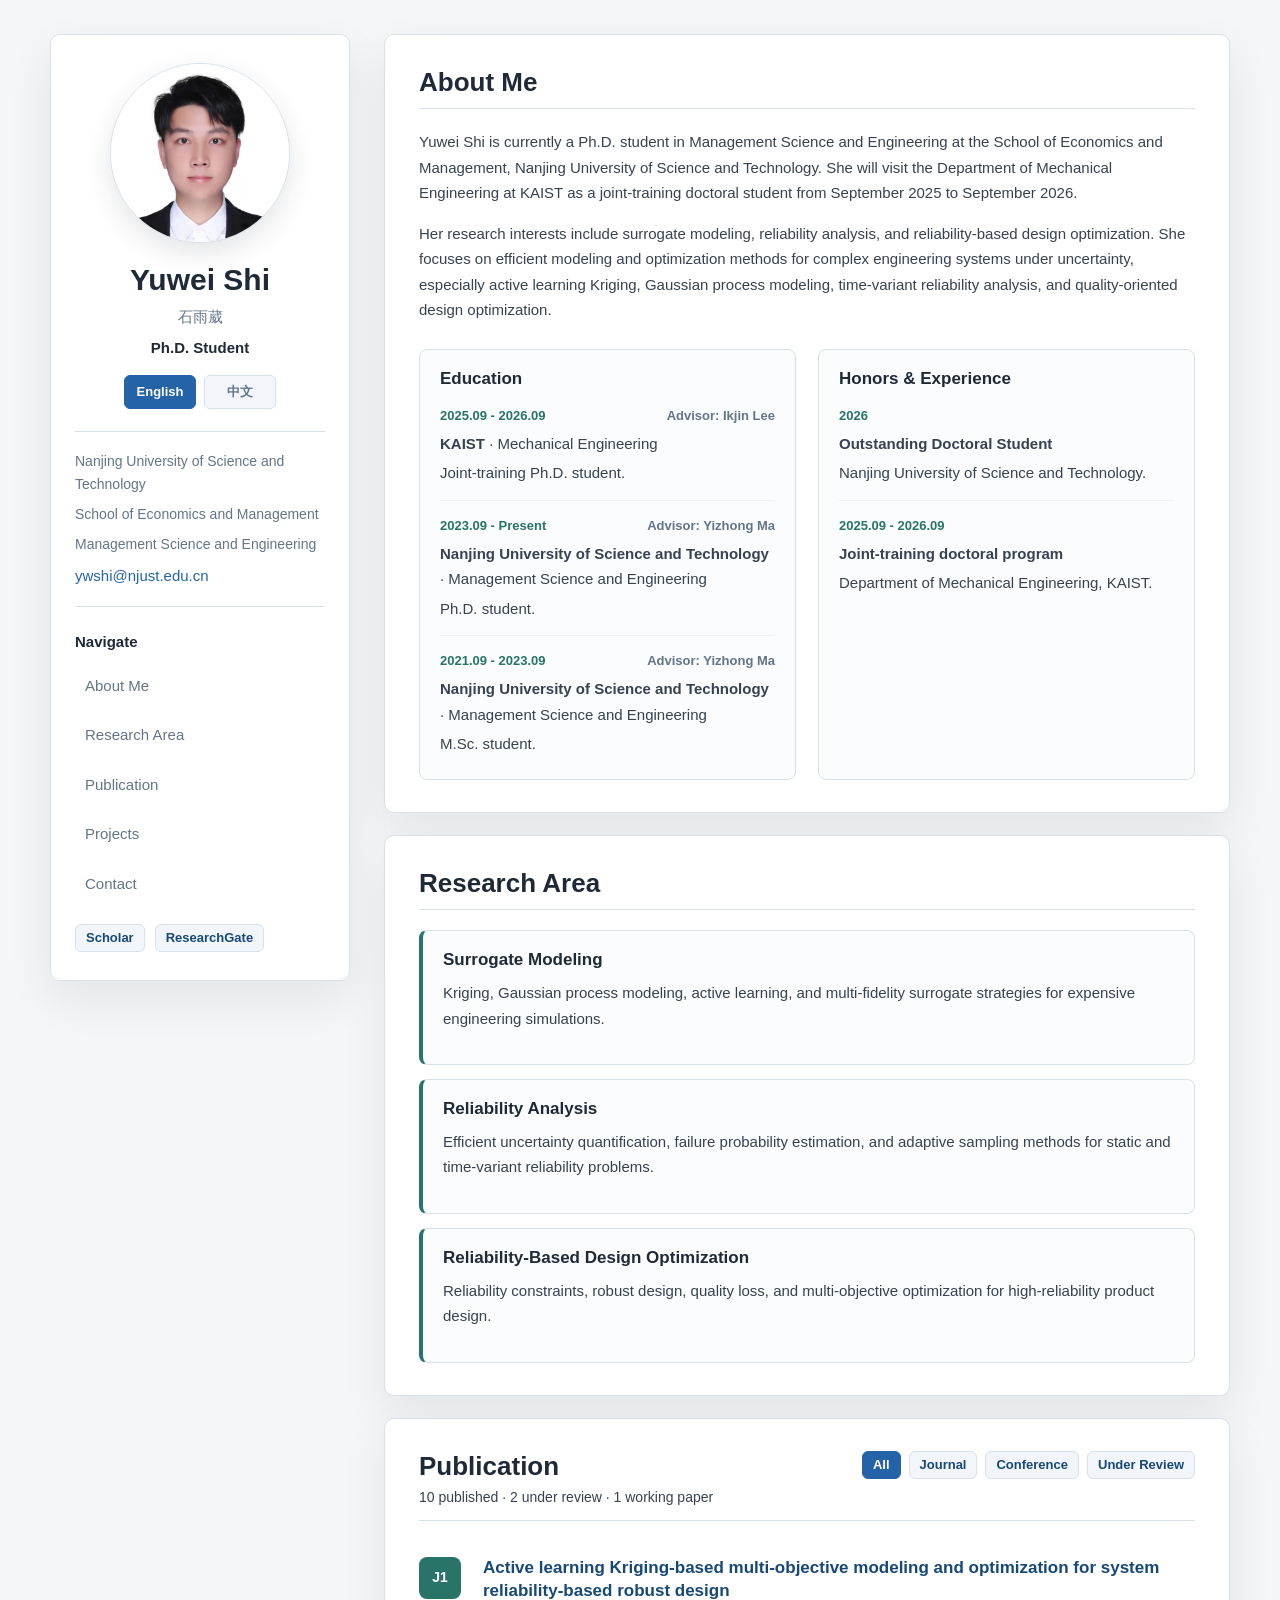
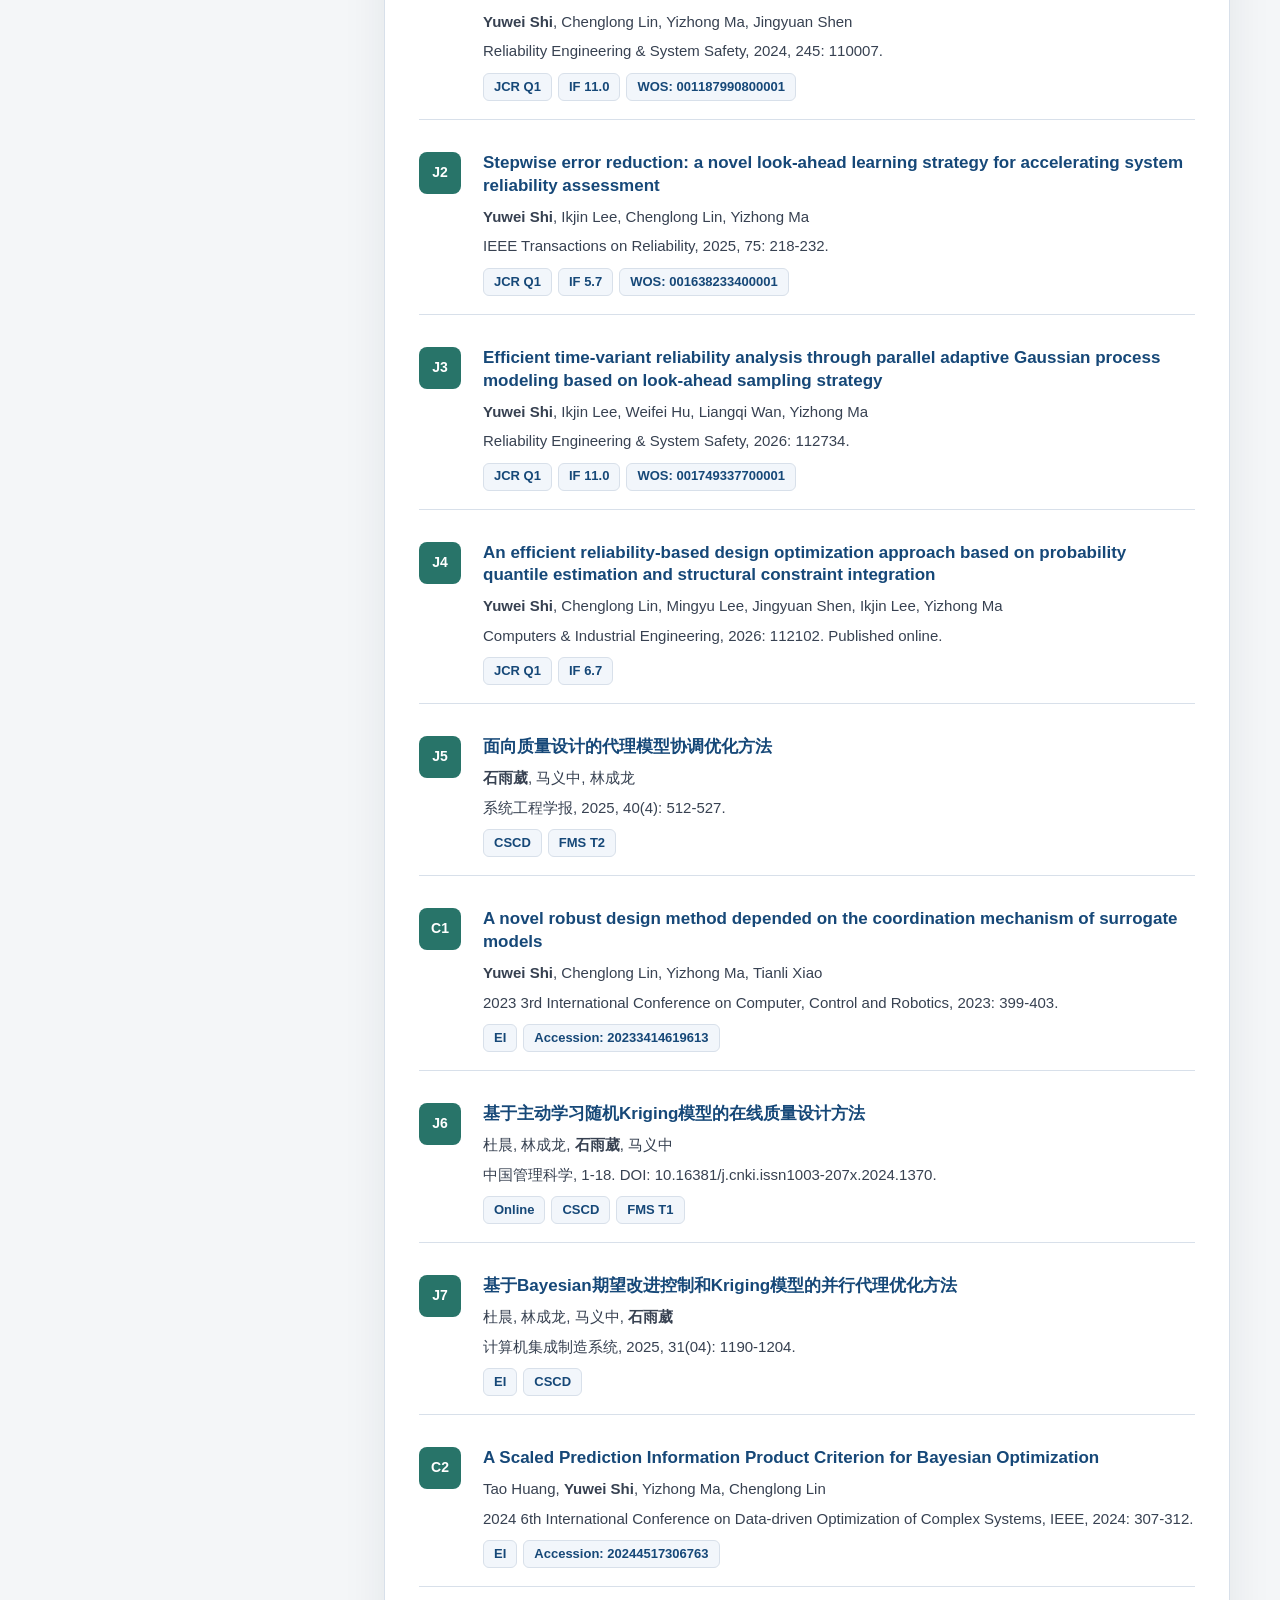
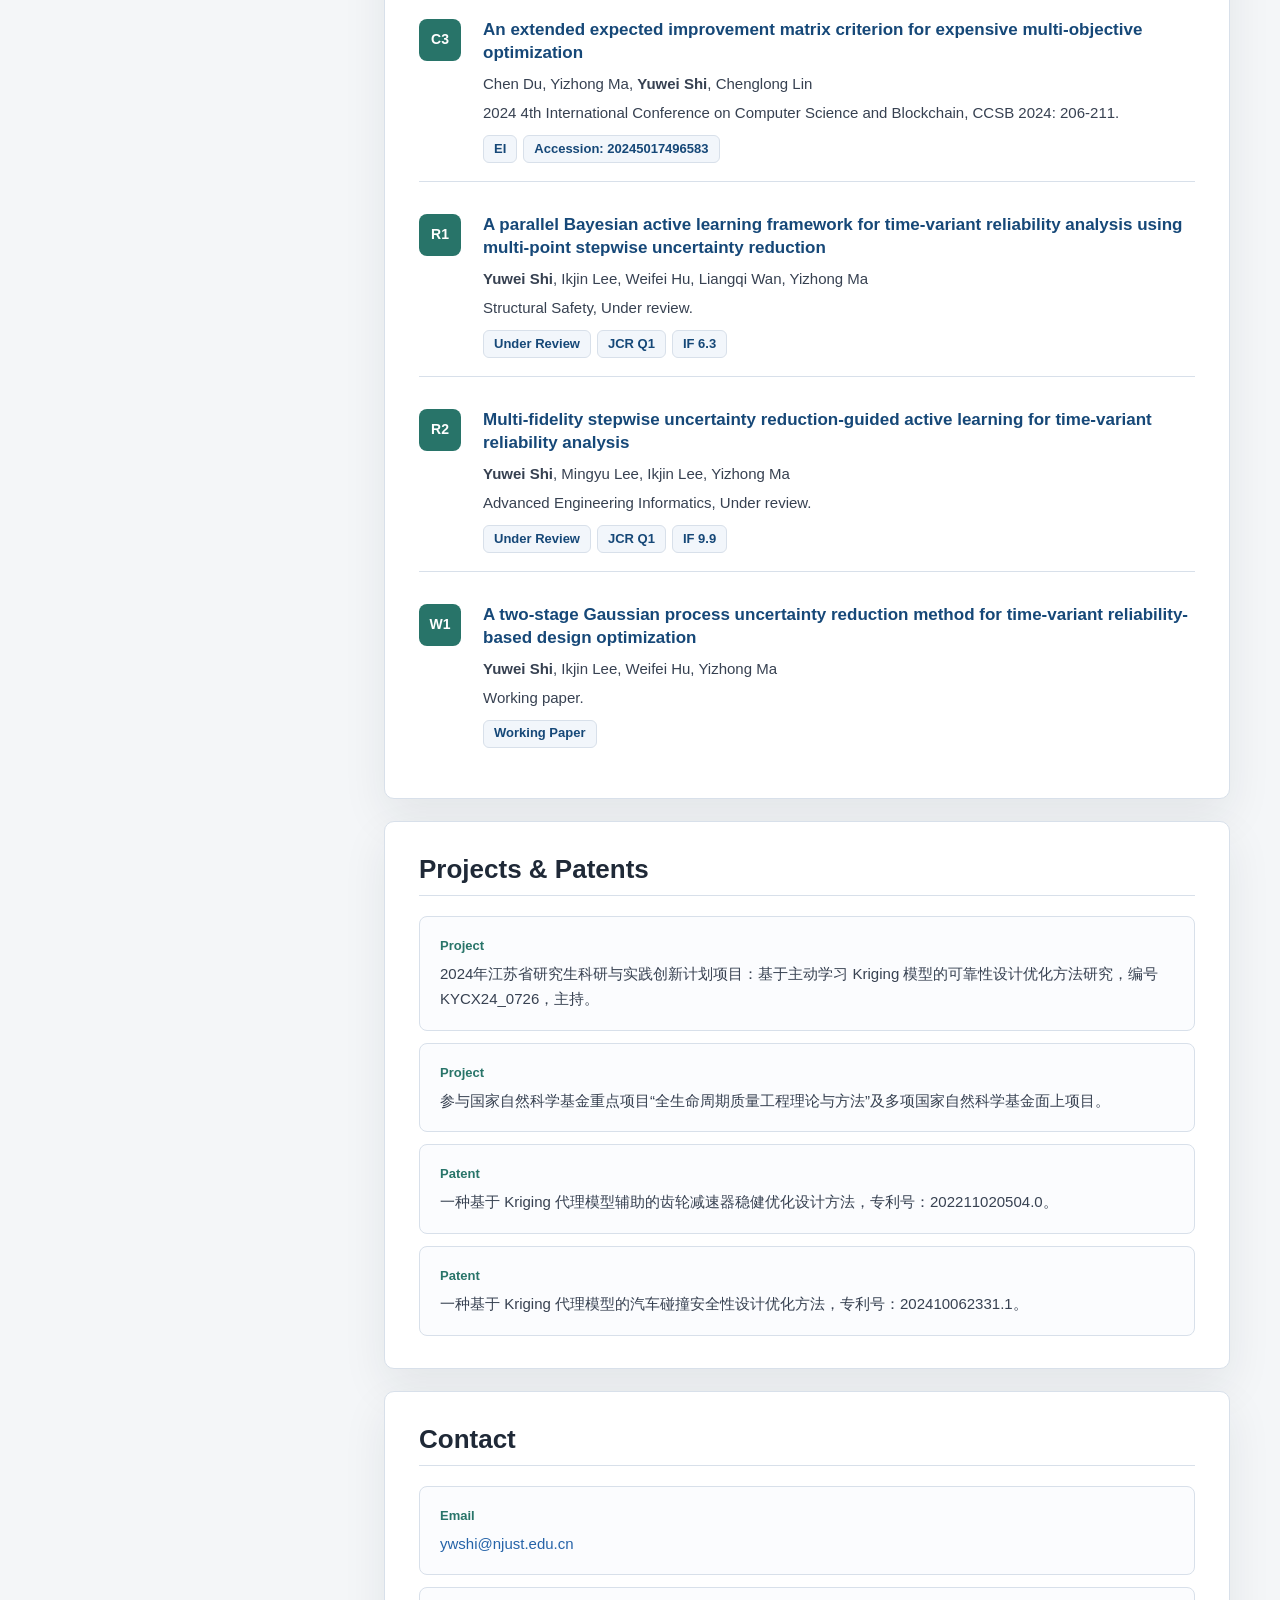
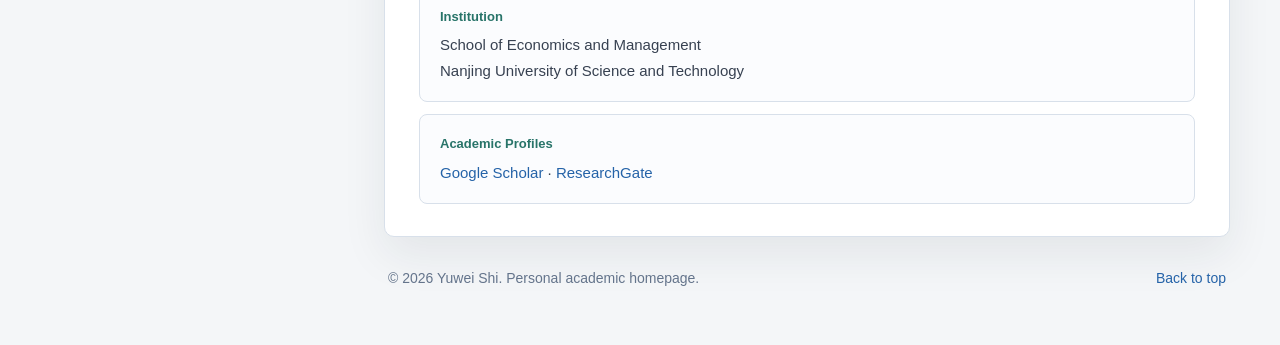
<file: index.html>
<!DOCTYPE html>
<html lang="zh-CN">
  <head>
    <meta charset="UTF-8" />
    <meta name="viewport" content="width=device-width, initial-scale=1.0" />
    <title>Yuwei Shi | Personal Homepage</title>
    <meta
      name="description"
      content="石雨葳 Yuwei Shi 的个人学术主页，展示研究方向、教育经历、论文、科研项目与联系方式。"
    />
    <link rel="stylesheet" href="styles.css" />
  </head>
  <body>
    <div class="page-shell">
      <aside class="sidebar" aria-label="个人信息">
        <img class="profile-photo" src="assets/profile.jpg" alt="Yuwei Shi" />
        <h1>Yuwei Shi</h1>
        <p class="name-cn">石雨葳</p>
        <p class="role">Ph.D. Student</p>
        <div class="language-switch" aria-label="Language switch">
          <a class="active" href="index.html">English</a>
          <a href="zh.html">中文</a>
        </div>

        <div class="profile-facts">
          <p>Nanjing University of Science and Technology</p>
          <p>School of Economics and Management</p>
          <p>Management Science and Engineering</p>
          <a href="mailto:ywshi@njust.edu.cn">ywshi@njust.edu.cn</a>
        </div>

        <nav class="side-nav" aria-label="页面导航">
          <p>Navigate</p>
          <a href="#about">About Me</a>
          <a href="#research">Research Area</a>
          <a href="#publications">Publication</a>
          <a href="#projects">Projects</a>
          <a href="#contact">Contact</a>
        </nav>

        <div class="profile-links" aria-label="学术主页链接">
          <a
            href="https://scholar.google.com.hk/citations?hl=zh-CN&pli=1&user=jQtBG3wAAAAJ"
            target="_blank"
            rel="noreferrer"
          >Scholar</a>
          <a
            href="https://www.researchgate.net/profile/Yuwei-Shi-7?ev=hdr_xprf"
            target="_blank"
            rel="noreferrer"
          >ResearchGate</a>
        </div>
      </aside>

      <main class="content">
        <section class="section" id="about">
          <h2>About Me</h2>
          <p>
            Yuwei Shi is currently a Ph.D. student in Management Science and Engineering at the School of Economics and Management,
            Nanjing University of Science and Technology. She will visit the Department of Mechanical Engineering at KAIST as a joint-training doctoral student from September 2025 to September 2026.
          </p>
          <p>
            Her research interests include surrogate modeling, reliability analysis, and reliability-based design optimization.
            She focuses on efficient modeling and optimization methods for complex engineering systems under uncertainty, especially active learning Kriging, Gaussian process modeling, time-variant reliability analysis, and quality-oriented design optimization.
          </p>

          <div class="cv-grid">
            <article>
              <h3>Education</h3>
              <div class="cv-item">
                <div class="cv-meta">
                  <span>2025.09 - 2026.09</span>
                  <span>Advisor: Ikjin Lee</span>
                </div>
                <p><strong>KAIST</strong> · Mechanical Engineering</p>
                <p>Joint-training Ph.D. student.</p>
              </div>
              <div class="cv-item">
                <div class="cv-meta">
                  <span>2023.09 - Present</span>
                  <span>Advisor: Yizhong Ma</span>
                </div>
                <p><strong>Nanjing University of Science and Technology</strong> · Management Science and Engineering</p>
                <p>Ph.D. student.</p>
              </div>
              <div class="cv-item">
                <div class="cv-meta">
                  <span>2021.09 - 2023.09</span>
                  <span>Advisor: Yizhong Ma</span>
                </div>
                <p><strong>Nanjing University of Science and Technology</strong> · Management Science and Engineering</p>
                <p>M.Sc. student.</p>
              </div>
            </article>

            <article>
              <h3>Honors & Experience</h3>
              <div class="cv-item">
                <span>2026</span>
                <p><strong>Outstanding Doctoral Student</strong></p>
                <p>Nanjing University of Science and Technology.</p>
              </div>
              <div class="cv-item">
                <span>2025.09 - 2026.09</span>
                <p><strong>Joint-training doctoral program</strong></p>
                <p>Department of Mechanical Engineering, KAIST.</p>
              </div>
            </article>
          </div>
        </section>

        <section class="section" id="research">
          <h2>Research Area</h2>
          <div class="research-list">
            <article>
              <h3>Surrogate Modeling</h3>
              <p>
                Kriging, Gaussian process modeling, active learning, and multi-fidelity surrogate strategies for expensive engineering simulations.
              </p>
            </article>
            <article>
              <h3>Reliability Analysis</h3>
              <p>
                Efficient uncertainty quantification, failure probability estimation, and adaptive sampling methods for static and time-variant reliability problems.
              </p>
            </article>
            <article>
              <h3>Reliability-Based Design Optimization</h3>
              <p>
                Reliability constraints, robust design, quality loss, and multi-objective optimization for high-reliability product design.
              </p>
            </article>
          </div>
        </section>

        <section class="section" id="publications">
          <div class="section-title-row">
            <div>
              <h2>Publication</h2>
              <p class="publication-count">10 published · 2 under review · 1 working paper</p>
            </div>
            <div class="filters" aria-label="论文筛选">
              <button class="filter-button active" type="button" data-filter="all">All</button>
              <button class="filter-button" type="button" data-filter="journal">Journal</button>
              <button class="filter-button" type="button" data-filter="conference">Conference</button>
              <button class="filter-button" type="button" data-filter="review">Under Review</button>
            </div>
          </div>

          <div class="publication-list">
            <article class="publication-item" data-type="journal">
              <span class="pub-tag">J1</span>
              <div>
                <h3>Active learning Kriging-based multi-objective modeling and optimization for system reliability-based robust design</h3>
                <p><strong>Yuwei Shi</strong>, Chenglong Lin, Yizhong Ma, Jingyuan Shen</p>
                <p>Reliability Engineering & System Safety, 2024, 245: 110007.</p>
                <div class="meta-tags"><span>JCR Q1</span><span>IF 11.0</span><span>WOS: 001187990800001</span></div>
              </div>
            </article>

            <article class="publication-item" data-type="journal">
              <span class="pub-tag">J2</span>
              <div>
                <h3>Stepwise error reduction: a novel look-ahead learning strategy for accelerating system reliability assessment</h3>
                <p><strong>Yuwei Shi</strong>, Ikjin Lee, Chenglong Lin, Yizhong Ma</p>
                <p>IEEE Transactions on Reliability, 2025, 75: 218-232.</p>
                <div class="meta-tags"><span>JCR Q1</span><span>IF 5.7</span><span>WOS: 001638233400001</span></div>
              </div>
            </article>

            <article class="publication-item" data-type="journal">
              <span class="pub-tag">J3</span>
              <div>
                <h3>Efficient time-variant reliability analysis through parallel adaptive Gaussian process modeling based on look-ahead sampling strategy</h3>
                <p><strong>Yuwei Shi</strong>, Ikjin Lee, Weifei Hu, Liangqi Wan, Yizhong Ma</p>
                <p>Reliability Engineering & System Safety, 2026: 112734.</p>
                <div class="meta-tags"><span>JCR Q1</span><span>IF 11.0</span><span>WOS: 001749337700001</span></div>
              </div>
            </article>

            <article class="publication-item" data-type="journal">
              <span class="pub-tag">J4</span>
              <div>
                <h3>An efficient reliability-based design optimization approach based on probability quantile estimation and structural constraint integration</h3>
                <p><strong>Yuwei Shi</strong>, Chenglong Lin, Mingyu Lee, Jingyuan Shen, Ikjin Lee, Yizhong Ma</p>
                <p>Computers & Industrial Engineering, 2026: 112102. Published online.</p>
                <div class="meta-tags"><span>JCR Q1</span><span>IF 6.7</span></div>
              </div>
            </article>

            <article class="publication-item" data-type="journal">
              <span class="pub-tag">J5</span>
              <div>
                <h3>面向质量设计的代理模型协调优化方法</h3>
                <p><strong>石雨葳</strong>, 马义中, 林成龙</p>
                <p>系统工程学报, 2025, 40(4): 512-527.</p>
                <div class="meta-tags"><span>CSCD</span><span>FMS T2</span></div>
              </div>
            </article>

            <article class="publication-item" data-type="conference">
              <span class="pub-tag">C1</span>
              <div>
                <h3>A novel robust design method depended on the coordination mechanism of surrogate models</h3>
                <p><strong>Yuwei Shi</strong>, Chenglong Lin, Yizhong Ma, Tianli Xiao</p>
                <p>2023 3rd International Conference on Computer, Control and Robotics, 2023: 399-403.</p>
                <div class="meta-tags"><span>EI</span><span>Accession: 20233414619613</span></div>
              </div>
            </article>

            <article class="publication-item" data-type="journal">
              <span class="pub-tag">J6</span>
              <div>
                <h3>基于主动学习随机Kriging模型的在线质量设计方法</h3>
                <p>杜晨, 林成龙, <strong>石雨葳</strong>, 马义中</p>
                <p>中国管理科学, 1-18. DOI: 10.16381/j.cnki.issn1003-207x.2024.1370.</p>
                <div class="meta-tags"><span>Online</span><span>CSCD</span><span>FMS T1</span></div>
              </div>
            </article>

            <article class="publication-item" data-type="journal">
              <span class="pub-tag">J7</span>
              <div>
                <h3>基于Bayesian期望改进控制和Kriging模型的并行代理优化方法</h3>
                <p>杜晨, 林成龙, 马义中, <strong>石雨葳</strong></p>
                <p>计算机集成制造系统, 2025, 31(04): 1190-1204.</p>
                <div class="meta-tags"><span>EI</span><span>CSCD</span></div>
              </div>
            </article>

            <article class="publication-item" data-type="conference">
              <span class="pub-tag">C2</span>
              <div>
                <h3>A Scaled Prediction Information Product Criterion for Bayesian Optimization</h3>
                <p>Tao Huang, <strong>Yuwei Shi</strong>, Yizhong Ma, Chenglong Lin</p>
                <p>2024 6th International Conference on Data-driven Optimization of Complex Systems, IEEE, 2024: 307-312.</p>
                <div class="meta-tags"><span>EI</span><span>Accession: 20244517306763</span></div>
              </div>
            </article>

            <article class="publication-item" data-type="conference">
              <span class="pub-tag">C3</span>
              <div>
                <h3>An extended expected improvement matrix criterion for expensive multi-objective optimization</h3>
                <p>Chen Du, Yizhong Ma, <strong>Yuwei Shi</strong>, Chenglong Lin</p>
                <p>2024 4th International Conference on Computer Science and Blockchain, CCSB 2024: 206-211.</p>
                <div class="meta-tags"><span>EI</span><span>Accession: 20245017496583</span></div>
              </div>
            </article>

            <article class="publication-item" data-type="review">
              <span class="pub-tag">R1</span>
              <div>
                <h3>A parallel Bayesian active learning framework for time-variant reliability analysis using multi-point stepwise uncertainty reduction</h3>
                <p><strong>Yuwei Shi</strong>, Ikjin Lee, Weifei Hu, Liangqi Wan, Yizhong Ma</p>
                <p>Structural Safety, Under review.</p>
                <div class="meta-tags"><span>Under Review</span><span>JCR Q1</span><span>IF 6.3</span></div>
              </div>
            </article>

            <article class="publication-item" data-type="review">
              <span class="pub-tag">R2</span>
              <div>
                <h3>Multi-fidelity stepwise uncertainty reduction-guided active learning for time-variant reliability analysis</h3>
                <p><strong>Yuwei Shi</strong>, Mingyu Lee, Ikjin Lee, Yizhong Ma</p>
                <p>Advanced Engineering Informatics, Under review.</p>
                <div class="meta-tags"><span>Under Review</span><span>JCR Q1</span><span>IF 9.9</span></div>
              </div>
            </article>

            <article class="publication-item" data-type="review">
              <span class="pub-tag">W1</span>
              <div>
                <h3>A two-stage Gaussian process uncertainty reduction method for time-variant reliability-based design optimization</h3>
                <p><strong>Yuwei Shi</strong>, Ikjin Lee, Weifei Hu, Yizhong Ma</p>
                <p>Working paper.</p>
                <div class="meta-tags"><span>Working Paper</span></div>
              </div>
            </article>
          </div>
        </section>

        <section class="section" id="projects">
          <h2>Projects & Patents</h2>
          <div class="compact-list">
            <article>
              <span>Project</span>
              <p>2024年江苏省研究生科研与实践创新计划项目：基于主动学习 Kriging 模型的可靠性设计优化方法研究，编号 KYCX24_0726，主持。</p>
            </article>
            <article>
              <span>Project</span>
              <p>参与国家自然科学基金重点项目“全生命周期质量工程理论与方法”及多项国家自然科学基金面上项目。</p>
            </article>
            <article>
              <span>Patent</span>
              <p>一种基于 Kriging 代理模型辅助的齿轮减速器稳健优化设计方法，专利号：202211020504.0。</p>
            </article>
            <article>
              <span>Patent</span>
              <p>一种基于 Kriging 代理模型的汽车碰撞安全性设计优化方法，专利号：202410062331.1。</p>
            </article>
          </div>
        </section>

        <section class="section" id="contact">
          <h2>Contact</h2>
          <div class="contact-grid">
            <article>
              <span>Email</span>
              <a href="mailto:ywshi@njust.edu.cn">ywshi@njust.edu.cn</a>
            </article>
            <article>
              <span>Institution</span>
              <p>School of Economics and Management<br />Nanjing University of Science and Technology</p>
            </article>
            <article>
              <span>Academic Profiles</span>
              <p>
                <a
                  href="https://scholar.google.com.hk/citations?hl=zh-CN&pli=1&user=jQtBG3wAAAAJ"
                  target="_blank"
                  rel="noreferrer"
                >Google Scholar</a>
                ·
                <a
                  href="https://www.researchgate.net/profile/Yuwei-Shi-7?ev=hdr_xprf"
                  target="_blank"
                  rel="noreferrer"
                >ResearchGate</a>
              </p>
            </article>
          </div>
        </section>

        <footer>
          <p>© 2026 Yuwei Shi. Personal academic homepage.</p>
          <a href="#about">Back to top</a>
        </footer>
      </main>
    </div>

    <script src="script.js"></script>
  </body>
</html>
</file>
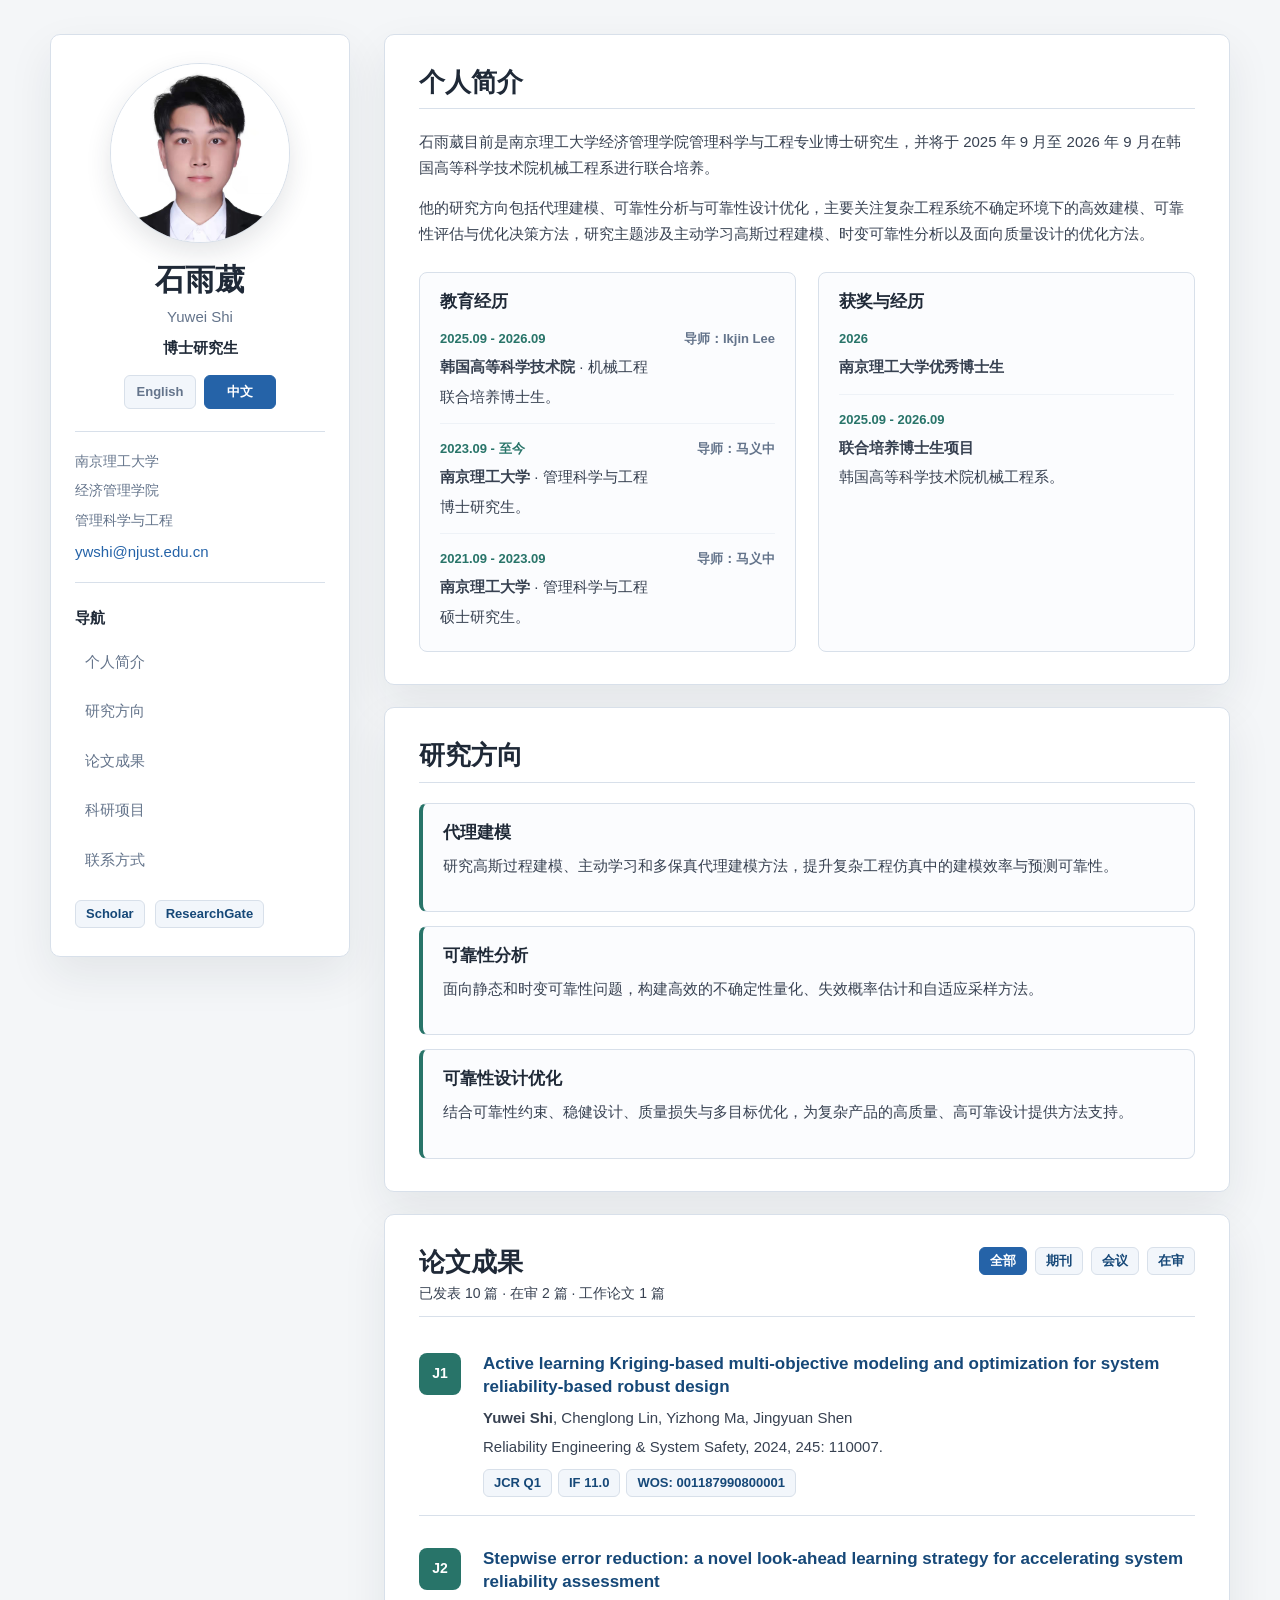
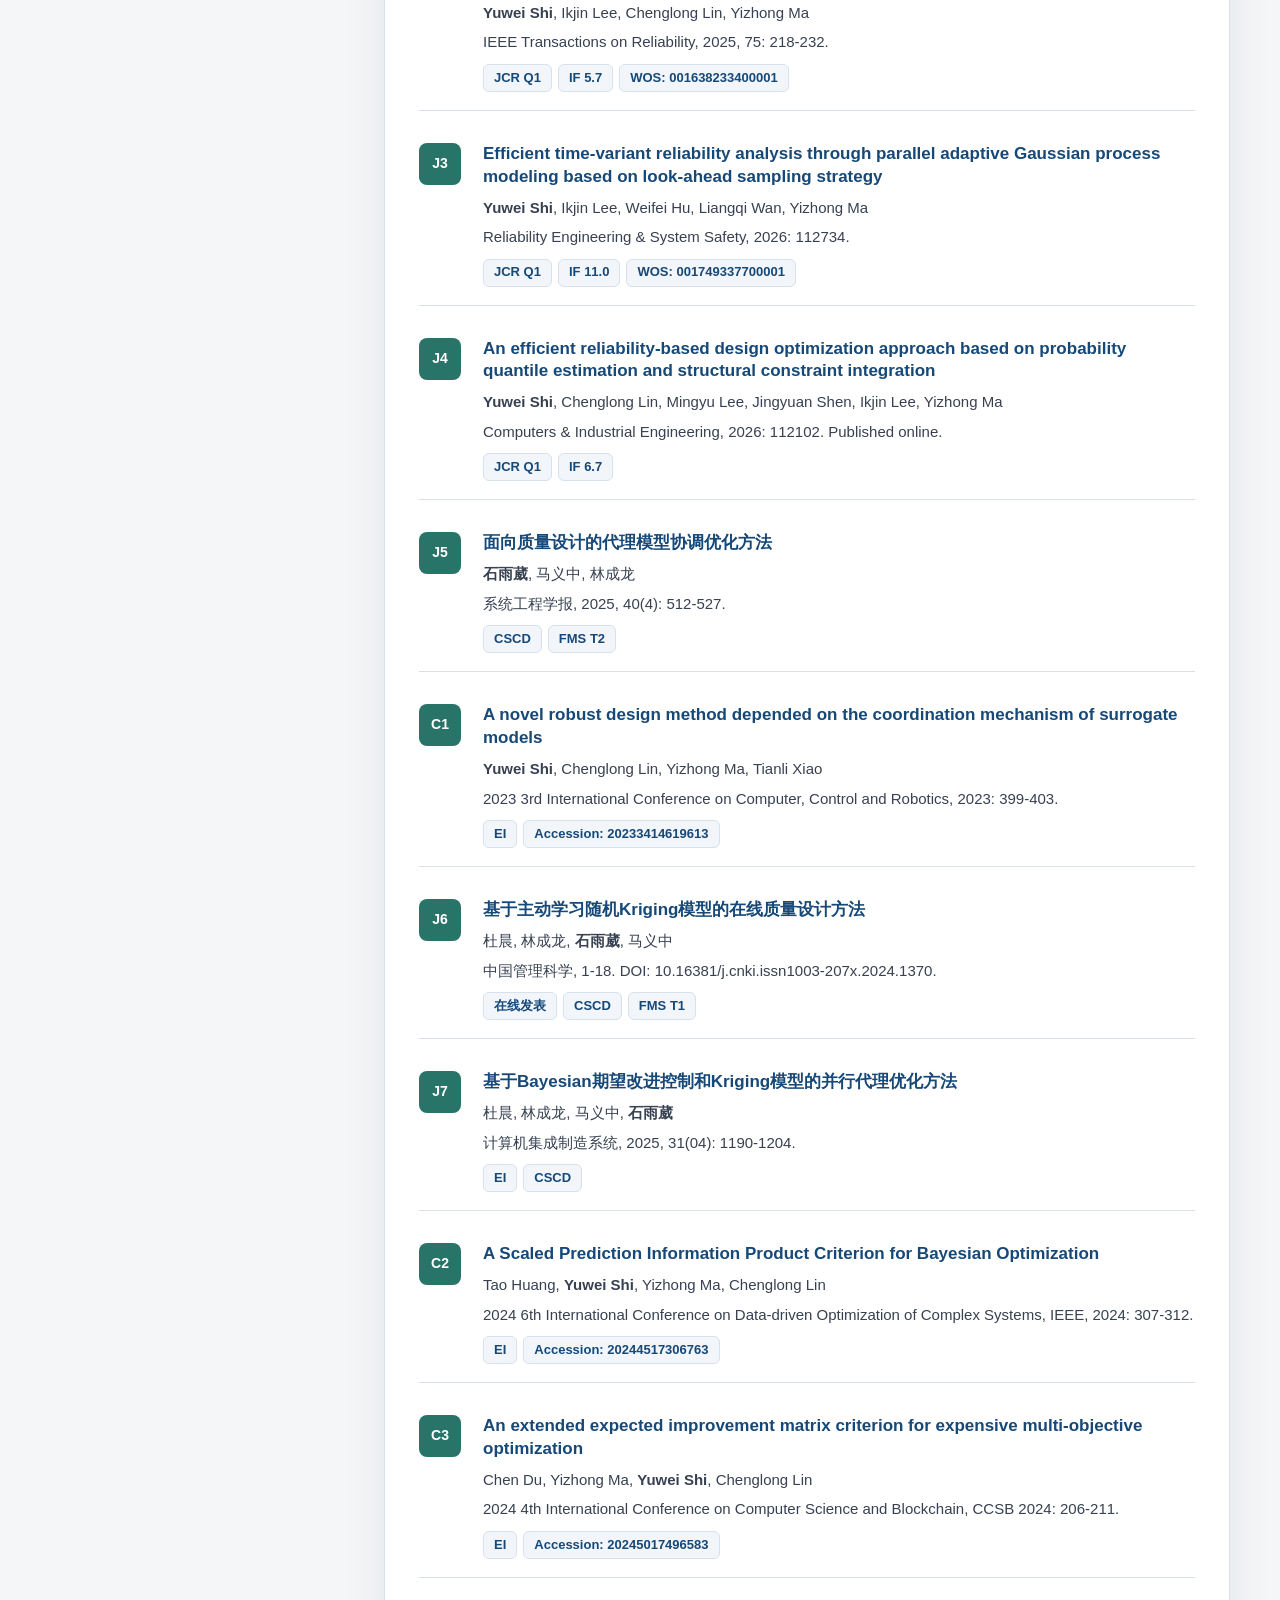
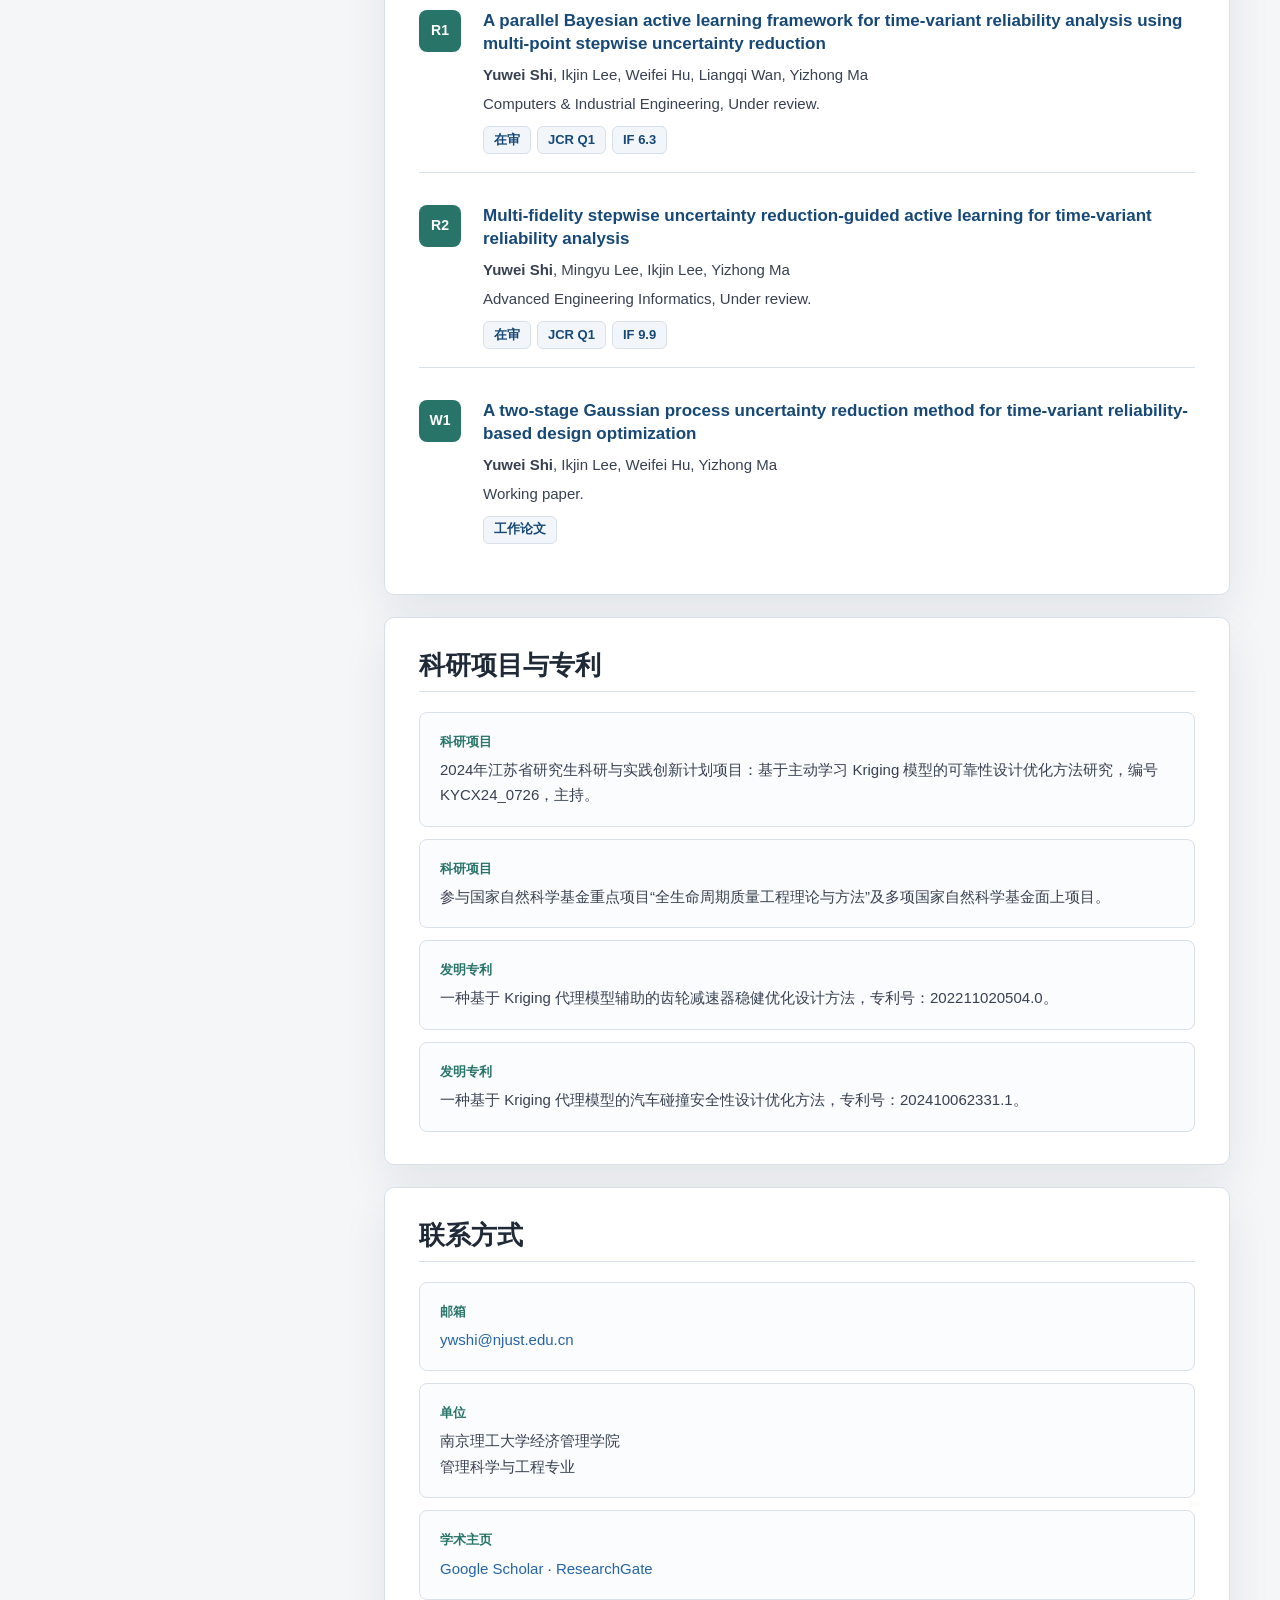
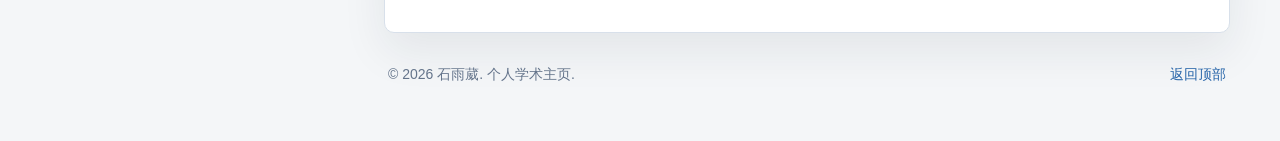
<file: zh.html>
<!DOCTYPE html>
<html lang="zh-CN">
  <head>
    <meta charset="UTF-8" />
    <meta name="viewport" content="width=device-width, initial-scale=1.0" />
    <title>石雨葳 | 个人主页</title>
    <meta
      name="description"
      content="石雨葳的个人学术主页，展示研究方向、教育经历、论文成果、科研项目与联系方式。"
    />
    <link rel="stylesheet" href="styles.css" />
  </head>
  <body>
    <div class="page-shell">
      <aside class="sidebar" aria-label="个人信息">
        <img class="profile-photo" src="assets/profile.jpg" alt="石雨葳" />
        <h1>石雨葳</h1>
        <p class="name-cn">Yuwei Shi</p>
        <p class="role">博士研究生</p>
        <div class="language-switch" aria-label="语言切换">
          <a href="index.html">English</a>
          <a class="active" href="zh.html">中文</a>
        </div>

        <div class="profile-facts">
          <p>南京理工大学</p>
          <p>经济管理学院</p>
          <p>管理科学与工程</p>
          <a href="mailto:ywshi@njust.edu.cn">ywshi@njust.edu.cn</a>
        </div>

        <nav class="side-nav" aria-label="页面导航">
          <p>导航</p>
          <a href="#about">个人简介</a>
          <a href="#research">研究方向</a>
          <a href="#publications">论文成果</a>
          <a href="#projects">科研项目</a>
          <a href="#contact">联系方式</a>
        </nav>

        <div class="profile-links" aria-label="学术主页链接">
          <a
            href="https://scholar.google.com.hk/citations?hl=zh-CN&pli=1&user=jQtBG3wAAAAJ"
            target="_blank"
            rel="noreferrer"
          >Scholar</a>
          <a
            href="https://www.researchgate.net/profile/Yuwei-Shi-7?ev=hdr_xprf"
            target="_blank"
            rel="noreferrer"
          >ResearchGate</a>
        </div>
      </aside>

      <main class="content">
        <section class="section" id="about">
          <h2>个人简介</h2>
          <p>
            石雨葳目前是南京理工大学经济管理学院管理科学与工程专业博士研究生，并将于 2025 年 9 月至 2026 年 9 月在韩国高等科学技术院机械工程系进行联合培养。
          </p>
          <p>
            他的研究方向包括代理建模、可靠性分析与可靠性设计优化，主要关注复杂工程系统不确定环境下的高效建模、可靠性评估与优化决策方法，研究主题涉及主动学习高斯过程建模、时变可靠性分析以及面向质量设计的优化方法。
          </p>

          <div class="cv-grid">
            <article>
              <h3>教育经历</h3>
              <div class="cv-item">
                <div class="cv-meta">
                  <span>2025.09 - 2026.09</span>
                  <span>导师：Ikjin Lee</span>
                </div>
                <p><strong>韩国高等科学技术院</strong> · 机械工程</p>
                <p>联合培养博士生。</p>
              </div>
              <div class="cv-item">
                <div class="cv-meta">
                  <span>2023.09 - 至今</span>
                  <span>导师：马义中</span>
                </div>
                <p><strong>南京理工大学</strong> · 管理科学与工程</p>
                <p>博士研究生。</p>
              </div>
              <div class="cv-item">
                <div class="cv-meta">
                  <span>2021.09 - 2023.09</span>
                  <span>导师：马义中</span>
                </div>
                <p><strong>南京理工大学</strong> · 管理科学与工程</p>
                <p>硕士研究生。</p>
              </div>
            </article>

            <article>
              <h3>获奖与经历</h3>
              <div class="cv-item">
                <span>2026</span>
                <p><strong>南京理工大学优秀博士生</strong></p>
              </div>
              <div class="cv-item">
                <span>2025.09 - 2026.09</span>
                <p><strong>联合培养博士生项目</strong></p>
                <p>韩国高等科学技术院机械工程系。</p>
              </div>
            </article>
          </div>
        </section>

        <section class="section" id="research">
          <h2>研究方向</h2>
          <div class="research-list">
            <article>
              <h3>代理建模</h3>
              <p>
                研究高斯过程建模、主动学习和多保真代理建模方法，提升复杂工程仿真中的建模效率与预测可靠性。
              </p>
            </article>
            <article>
              <h3>可靠性分析</h3>
              <p>
                面向静态和时变可靠性问题，构建高效的不确定性量化、失效概率估计和自适应采样方法。
              </p>
            </article>
            <article>
              <h3>可靠性设计优化</h3>
              <p>
                结合可靠性约束、稳健设计、质量损失与多目标优化，为复杂产品的高质量、高可靠设计提供方法支持。
              </p>
            </article>
          </div>
        </section>

        <section class="section" id="publications">
          <div class="section-title-row">
            <div>
              <h2>论文成果</h2>
              <p class="publication-count">已发表 10 篇 · 在审 2 篇 · 工作论文 1 篇</p>
            </div>
            <div class="filters" aria-label="论文筛选">
              <button class="filter-button active" type="button" data-filter="all">全部</button>
              <button class="filter-button" type="button" data-filter="journal">期刊</button>
              <button class="filter-button" type="button" data-filter="conference">会议</button>
              <button class="filter-button" type="button" data-filter="review">在审</button>
            </div>
          </div>

          <div class="publication-list">
            <article class="publication-item" data-type="journal">
              <span class="pub-tag">J1</span>
              <div>
                <h3>Active learning Kriging-based multi-objective modeling and optimization for system reliability-based robust design</h3>
                <p><strong>Yuwei Shi</strong>, Chenglong Lin, Yizhong Ma, Jingyuan Shen</p>
                <p>Reliability Engineering & System Safety, 2024, 245: 110007.</p>
                <div class="meta-tags"><span>JCR Q1</span><span>IF 11.0</span><span>WOS: 001187990800001</span></div>
              </div>
            </article>

            <article class="publication-item" data-type="journal">
              <span class="pub-tag">J2</span>
              <div>
                <h3>Stepwise error reduction: a novel look-ahead learning strategy for accelerating system reliability assessment</h3>
                <p><strong>Yuwei Shi</strong>, Ikjin Lee, Chenglong Lin, Yizhong Ma</p>
                <p>IEEE Transactions on Reliability, 2025, 75: 218-232.</p>
                <div class="meta-tags"><span>JCR Q1</span><span>IF 5.7</span><span>WOS: 001638233400001</span></div>
              </div>
            </article>

            <article class="publication-item" data-type="journal">
              <span class="pub-tag">J3</span>
              <div>
                <h3>Efficient time-variant reliability analysis through parallel adaptive Gaussian process modeling based on look-ahead sampling strategy</h3>
                <p><strong>Yuwei Shi</strong>, Ikjin Lee, Weifei Hu, Liangqi Wan, Yizhong Ma</p>
                <p>Reliability Engineering & System Safety, 2026: 112734.</p>
                <div class="meta-tags"><span>JCR Q1</span><span>IF 11.0</span><span>WOS: 001749337700001</span></div>
              </div>
            </article>

            <article class="publication-item" data-type="journal">
              <span class="pub-tag">J4</span>
              <div>
                <h3>An efficient reliability-based design optimization approach based on probability quantile estimation and structural constraint integration</h3>
                <p><strong>Yuwei Shi</strong>, Chenglong Lin, Mingyu Lee, Jingyuan Shen, Ikjin Lee, Yizhong Ma</p>
                <p>Computers & Industrial Engineering, 2026: 112102. Published online.</p>
                <div class="meta-tags"><span>JCR Q1</span><span>IF 6.7</span></div>
              </div>
            </article>

            <article class="publication-item" data-type="journal">
              <span class="pub-tag">J5</span>
              <div>
                <h3>面向质量设计的代理模型协调优化方法</h3>
                <p><strong>石雨葳</strong>, 马义中, 林成龙</p>
                <p>系统工程学报, 2025, 40(4): 512-527.</p>
                <div class="meta-tags"><span>CSCD</span><span>FMS T2</span></div>
              </div>
            </article>

            <article class="publication-item" data-type="conference">
              <span class="pub-tag">C1</span>
              <div>
                <h3>A novel robust design method depended on the coordination mechanism of surrogate models</h3>
                <p><strong>Yuwei Shi</strong>, Chenglong Lin, Yizhong Ma, Tianli Xiao</p>
                <p>2023 3rd International Conference on Computer, Control and Robotics, 2023: 399-403.</p>
                <div class="meta-tags"><span>EI</span><span>Accession: 20233414619613</span></div>
              </div>
            </article>

            <article class="publication-item" data-type="journal">
              <span class="pub-tag">J6</span>
              <div>
                <h3>基于主动学习随机Kriging模型的在线质量设计方法</h3>
                <p>杜晨, 林成龙, <strong>石雨葳</strong>, 马义中</p>
                <p>中国管理科学, 1-18. DOI: 10.16381/j.cnki.issn1003-207x.2024.1370.</p>
                <div class="meta-tags"><span>在线发表</span><span>CSCD</span><span>FMS T1</span></div>
              </div>
            </article>

            <article class="publication-item" data-type="journal">
              <span class="pub-tag">J7</span>
              <div>
                <h3>基于Bayesian期望改进控制和Kriging模型的并行代理优化方法</h3>
                <p>杜晨, 林成龙, 马义中, <strong>石雨葳</strong></p>
                <p>计算机集成制造系统, 2025, 31(04): 1190-1204.</p>
                <div class="meta-tags"><span>EI</span><span>CSCD</span></div>
              </div>
            </article>

            <article class="publication-item" data-type="conference">
              <span class="pub-tag">C2</span>
              <div>
                <h3>A Scaled Prediction Information Product Criterion for Bayesian Optimization</h3>
                <p>Tao Huang, <strong>Yuwei Shi</strong>, Yizhong Ma, Chenglong Lin</p>
                <p>2024 6th International Conference on Data-driven Optimization of Complex Systems, IEEE, 2024: 307-312.</p>
                <div class="meta-tags"><span>EI</span><span>Accession: 20244517306763</span></div>
              </div>
            </article>

            <article class="publication-item" data-type="conference">
              <span class="pub-tag">C3</span>
              <div>
                <h3>An extended expected improvement matrix criterion for expensive multi-objective optimization</h3>
                <p>Chen Du, Yizhong Ma, <strong>Yuwei Shi</strong>, Chenglong Lin</p>
                <p>2024 4th International Conference on Computer Science and Blockchain, CCSB 2024: 206-211.</p>
                <div class="meta-tags"><span>EI</span><span>Accession: 20245017496583</span></div>
              </div>
            </article>

            <article class="publication-item" data-type="review">
              <span class="pub-tag">R1</span>
              <div>
                <h3>A parallel Bayesian active learning framework for time-variant reliability analysis using multi-point stepwise uncertainty reduction</h3>
                <p><strong>Yuwei Shi</strong>, Ikjin Lee, Weifei Hu, Liangqi Wan, Yizhong Ma</p>
                <p>Computers & Industrial Engineering, Under review.</p>
                <div class="meta-tags"><span>在审</span><span>JCR Q1</span><span>IF 6.3</span></div>
              </div>
            </article>

            <article class="publication-item" data-type="review">
              <span class="pub-tag">R2</span>
              <div>
                <h3>Multi-fidelity stepwise uncertainty reduction-guided active learning for time-variant reliability analysis</h3>
                <p><strong>Yuwei Shi</strong>, Mingyu Lee, Ikjin Lee, Yizhong Ma</p>
                <p>Advanced Engineering Informatics, Under review.</p>
                <div class="meta-tags"><span>在审</span><span>JCR Q1</span><span>IF 9.9</span></div>
              </div>
            </article>

            <article class="publication-item" data-type="review">
              <span class="pub-tag">W1</span>
              <div>
                <h3>A two-stage Gaussian process uncertainty reduction method for time-variant reliability-based design optimization</h3>
                <p><strong>Yuwei Shi</strong>, Ikjin Lee, Weifei Hu, Yizhong Ma</p>
                <p>Working paper.</p>
                <div class="meta-tags"><span>工作论文</span></div>
              </div>
            </article>
            
          </div>
        </section>

        <section class="section" id="projects">
          <h2>科研项目与专利</h2>
          <div class="compact-list">
            <article>
              <span>科研项目</span>
              <p>2024年江苏省研究生科研与实践创新计划项目：基于主动学习 Kriging 模型的可靠性设计优化方法研究，编号 KYCX24_0726，主持。</p>
            </article>
            <article>
              <span>科研项目</span>
              <p>参与国家自然科学基金重点项目“全生命周期质量工程理论与方法”及多项国家自然科学基金面上项目。</p>
            </article>
            <article>
              <span>发明专利</span>
              <p>一种基于 Kriging 代理模型辅助的齿轮减速器稳健优化设计方法，专利号：202211020504.0。</p>
            </article>
            <article>
              <span>发明专利</span>
              <p>一种基于 Kriging 代理模型的汽车碰撞安全性设计优化方法，专利号：202410062331.1。</p>
            </article>
          </div>
        </section>

        <section class="section" id="contact">
          <h2>联系方式</h2>
          <div class="contact-grid">
            <article>
              <span>邮箱</span>
              <a href="mailto:ywshi@njust.edu.cn">ywshi@njust.edu.cn</a>
            </article>
            <article>
              <span>单位</span>
              <p>南京理工大学经济管理学院<br />管理科学与工程专业</p>
            </article>
            <article>
              <span>学术主页</span>
              <p>
                <a
                  href="https://scholar.google.com.hk/citations?hl=zh-CN&pli=1&user=jQtBG3wAAAAJ"
                  target="_blank"
                  rel="noreferrer"
                >Google Scholar</a>
                ·
                <a
                  href="https://www.researchgate.net/profile/Yuwei-Shi-7?ev=hdr_xprf"
                  target="_blank"
                  rel="noreferrer"
                >ResearchGate</a>
              </p>
            </article>
          </div>
        </section>

        <footer>
          <p>© 2026 石雨葳. 个人学术主页.</p>
          <a href="#about">返回顶部</a>
        </footer>
      </main>
    </div>

    <script src="script.js"></script>
  </body>
</html>
</file>
<file: styles.css>
:root {
  --bg: #f4f6f8;
  --panel: #ffffff;
  --ink: #1f2937;
  --muted: #64748b;
  --subtle: #eef2f7;
  --line: #d8e0ea;
  --blue: #2563a8;
  --blue-dark: #164878;
  --green: #287469;
  --tag: #f2f6fb;
  --shadow: 0 18px 45px rgba(31, 41, 55, 0.08);
}

* {
  box-sizing: border-box;
}

html {
  scroll-behavior: smooth;
}

body {
  margin: 0;
  color: var(--ink);
  background: var(--bg);
  font-family: Arial, "Microsoft YaHei", sans-serif;
  font-size: 15px;
  line-height: 1.7;
}

a {
  color: var(--blue);
  text-decoration: none;
}

a:hover {
  color: var(--blue-dark);
  text-decoration: underline;
}

.page-shell {
  display: grid;
  grid-template-columns: 300px minmax(0, 1fr);
  gap: 34px;
  width: min(1180px, calc(100% - 48px));
  margin: 0 auto;
  padding: 34px 0 54px;
}

.sidebar {
  position: sticky;
  top: 24px;
  align-self: start;
  padding: 28px 24px;
  background: var(--panel);
  border: 1px solid var(--line);
  border-radius: 10px;
  box-shadow: var(--shadow);
}

.profile-photo {
  width: 180px;
  height: 180px;
  margin: 0 auto 20px;
  display: block;
  object-fit: cover;
  object-position: center 34%;
  background: white;
  border: 1px solid var(--line);
  border-radius: 50%;
  box-shadow: 0 10px 26px rgba(31, 41, 55, 0.12);
}

.sidebar h1 {
  margin: 0;
  font-size: 30px;
  line-height: 1.15;
  text-align: center;
}

.name-cn,
.role {
  margin: 6px 0 0;
  color: var(--muted);
  text-align: center;
}

.role {
  color: var(--ink);
  font-weight: 700;
}

.language-switch {
  display: flex;
  justify-content: center;
  gap: 8px;
  margin-top: 14px;
}

.language-switch a {
  min-width: 72px;
  padding: 5px 10px;
  color: var(--muted);
  text-align: center;
  background: var(--tag);
  border: 1px solid var(--line);
  border-radius: 6px;
  font-size: 13px;
  font-weight: 700;
}

.language-switch a.active {
  color: white;
  background: var(--blue);
  border-color: var(--blue);
  text-decoration: none;
}

.profile-facts {
  display: grid;
  gap: 6px;
  margin: 22px 0;
  padding: 18px 0;
  border-top: 1px solid var(--line);
  border-bottom: 1px solid var(--line);
}

.profile-facts p {
  margin: 0;
  color: var(--muted);
  font-size: 14px;
}

.side-nav {
  display: grid;
  gap: 8px;
  margin-top: 18px;
}

.side-nav p {
  margin: 0 0 2px;
  color: var(--ink);
  font-weight: 700;
}

.side-nav a {
  padding: 8px 10px;
  color: var(--muted);
  background: transparent;
  border-radius: 6px;
}

.side-nav a:hover,
.side-nav a[aria-current="true"] {
  color: var(--blue-dark);
  background: var(--tag);
  text-decoration: none;
}

.profile-links {
  display: flex;
  flex-wrap: wrap;
  gap: 10px;
  margin-top: 20px;
}

.profile-links a,
.filter-button,
.meta-tags span {
  display: inline-flex;
  align-items: center;
  min-height: 28px;
  padding: 0 10px;
  background: var(--tag);
  border: 1px solid var(--line);
  border-radius: 6px;
  color: var(--blue-dark);
  font-size: 13px;
  font-weight: 700;
}

.content {
  min-width: 0;
}

.section {
  padding: 32px 34px;
  margin-bottom: 22px;
  background: var(--panel);
  border: 1px solid var(--line);
  border-radius: 10px;
  box-shadow: var(--shadow);
  scroll-margin-top: 26px;
}

.section h2 {
  margin: 0 0 20px;
  padding-bottom: 10px;
  border-bottom: 1px solid var(--line);
  font-size: 26px;
  line-height: 1.2;
}

.section h3 {
  margin: 0 0 8px;
  font-size: 17px;
  line-height: 1.35;
}

.section p {
  margin-top: 0;
  color: #374151;
}

.cv-grid {
  display: grid;
  grid-template-columns: repeat(2, minmax(0, 1fr));
  gap: 22px;
  margin-top: 26px;
}

.cv-grid article,
.research-list article,
.compact-list article,
.contact-grid article {
  padding: 18px 20px;
  background: #fbfcfe;
  border: 1px solid var(--line);
  border-radius: 8px;
}

.cv-item {
  padding-top: 14px;
  margin-top: 14px;
  border-top: 1px solid var(--subtle);
}

.cv-item:first-of-type {
  padding-top: 0;
  border-top: 0;
}

.cv-item > span,
.compact-list span,
.contact-grid span {
  display: block;
  margin-bottom: 4px;
  color: var(--green);
  font-size: 13px;
  font-weight: 700;
}

.cv-meta {
  display: flex;
  align-items: baseline;
  justify-content: space-between;
  gap: 14px;
  margin-bottom: 4px;
}

.cv-meta span {
  color: var(--green);
  font-size: 13px;
  font-weight: 700;
}

.cv-meta span:last-child {
  color: var(--muted);
  white-space: nowrap;
}

.cv-item p {
  margin-bottom: 4px;
}

.research-list {
  display: grid;
  gap: 14px;
}

.research-list article {
  border-left: 4px solid var(--green);
}

.section-title-row {
  display: flex;
  align-items: flex-start;
  justify-content: space-between;
  gap: 18px;
  margin-bottom: 18px;
  padding-bottom: 10px;
  border-bottom: 1px solid var(--line);
}

.section-title-row h2 {
  margin-bottom: 4px;
  padding-bottom: 0;
  border-bottom: 0;
}

.publication-count {
  margin: 0;
  color: var(--muted);
  font-size: 14px;
}

.filters {
  display: flex;
  flex-wrap: wrap;
  gap: 8px;
  justify-content: flex-end;
}

.filter-button {
  cursor: pointer;
  font-family: inherit;
}

.filter-button.active {
  color: white;
  background: var(--blue);
  border-color: var(--blue);
}

.publication-list {
  display: grid;
  gap: 14px;
}

.publication-item {
  display: grid;
  grid-template-columns: 48px minmax(0, 1fr);
  gap: 16px;
  padding: 18px 0 18px;
  border-bottom: 1px solid var(--line);
}

.publication-item:last-child {
  border-bottom: 0;
}

.publication-item.is-hidden {
  display: none;
}

.pub-tag {
  display: grid;
  width: 42px;
  height: 42px;
  place-items: center;
  color: white;
  background: var(--green);
  border-radius: 8px;
  font-size: 14px;
  font-weight: 700;
}

.publication-item h3 {
  margin-bottom: 6px;
  color: var(--blue-dark);
}

.publication-item p {
  margin-bottom: 4px;
}

.meta-tags {
  display: flex;
  flex-wrap: wrap;
  gap: 6px;
  margin-top: 9px;
}

.compact-list,
.contact-grid {
  display: grid;
  gap: 12px;
}

.compact-list p,
.contact-grid p {
  margin-bottom: 0;
}

footer {
  display: flex;
  align-items: center;
  justify-content: space-between;
  padding: 8px 4px 0;
  color: var(--muted);
  font-size: 14px;
}

footer p {
  margin: 0;
}

@media (max-width: 920px) {
  .page-shell {
    grid-template-columns: 1fr;
    width: min(100% - 28px, 760px);
    padding-top: 18px;
  }

  .sidebar {
    position: static;
  }

  .profile-photo {
    width: 150px;
    height: 150px;
  }

  .side-nav {
    grid-template-columns: repeat(2, minmax(0, 1fr));
  }

  .side-nav p {
    grid-column: 1 / -1;
  }

  .cv-grid {
    grid-template-columns: 1fr;
  }

  .section-title-row {
    display: block;
  }

  .filters {
    justify-content: flex-start;
    margin-top: 12px;
  }
}

@media (max-width: 560px) {
  body {
    font-size: 14px;
  }

  .section,
  .sidebar {
    padding: 22px 18px;
  }

  .side-nav {
    grid-template-columns: 1fr;
  }

  .publication-item {
    grid-template-columns: 1fr;
    gap: 10px;
  }
}
</file>
